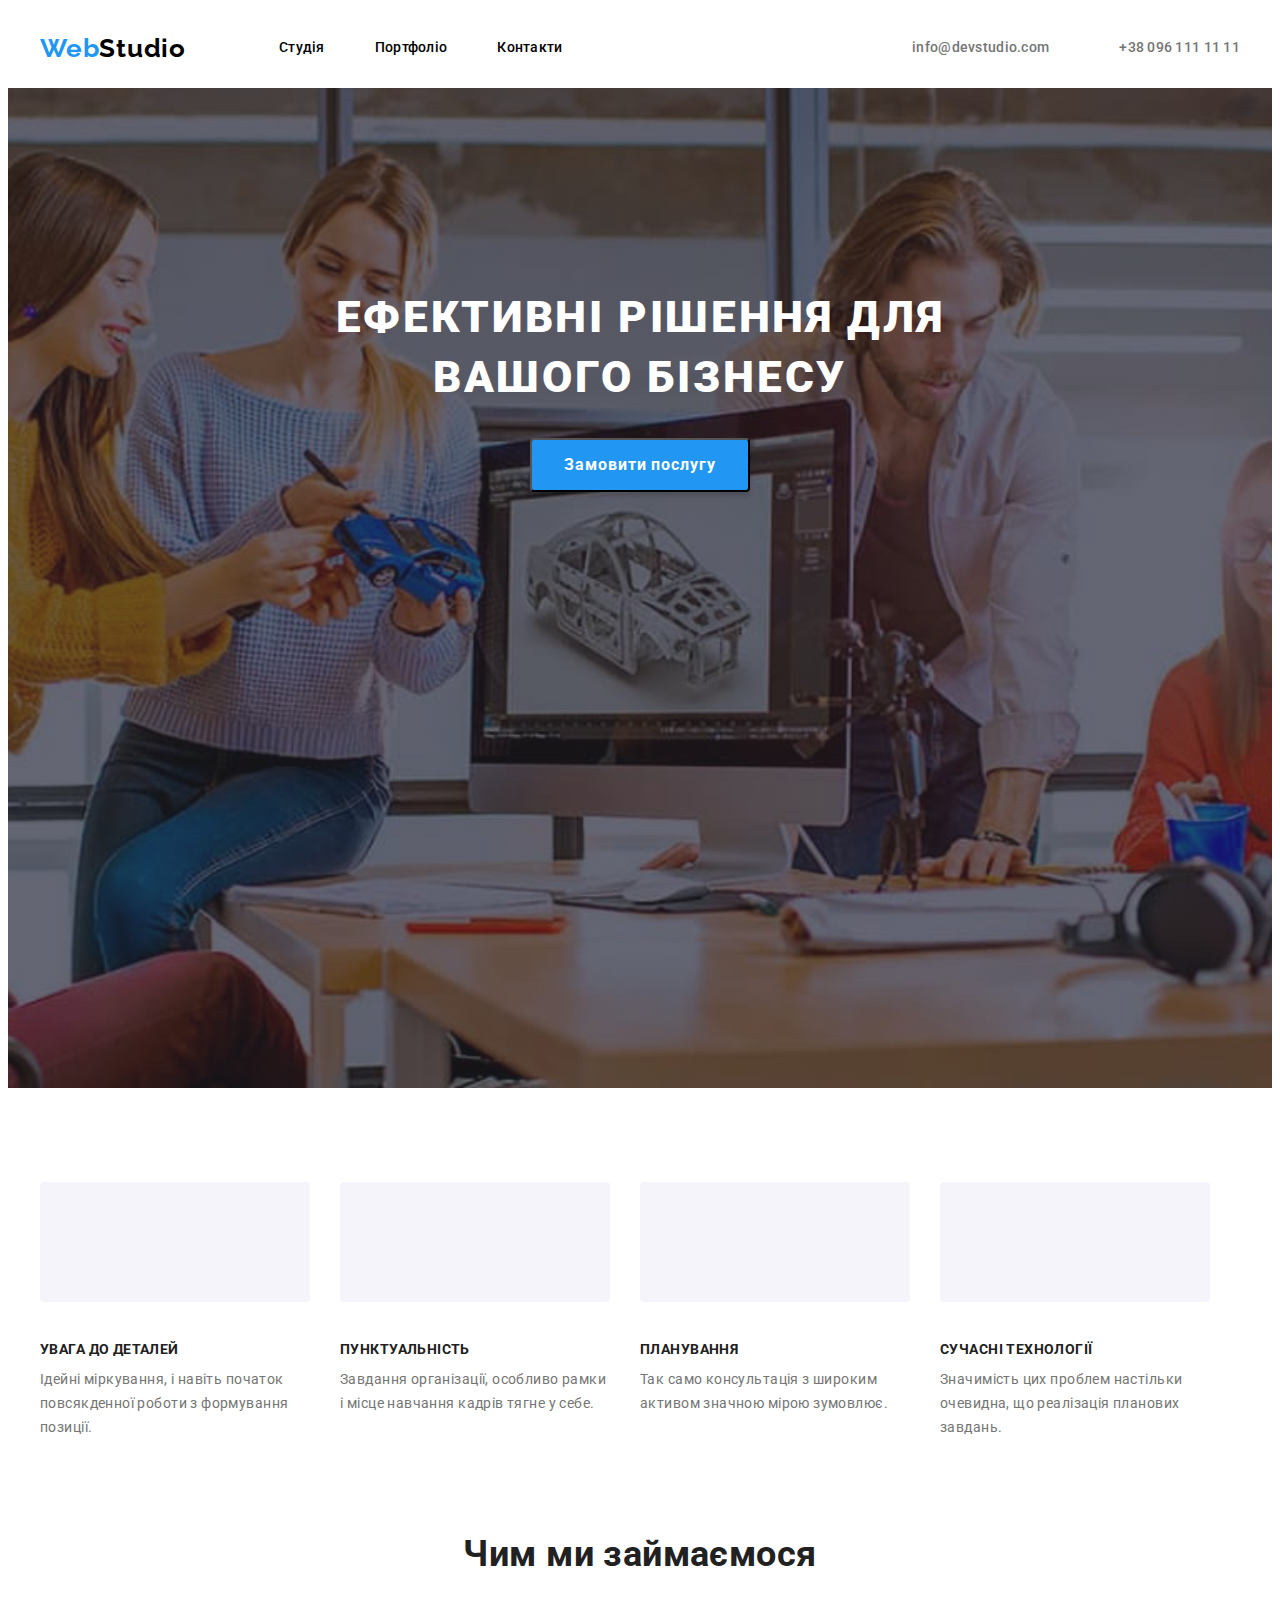
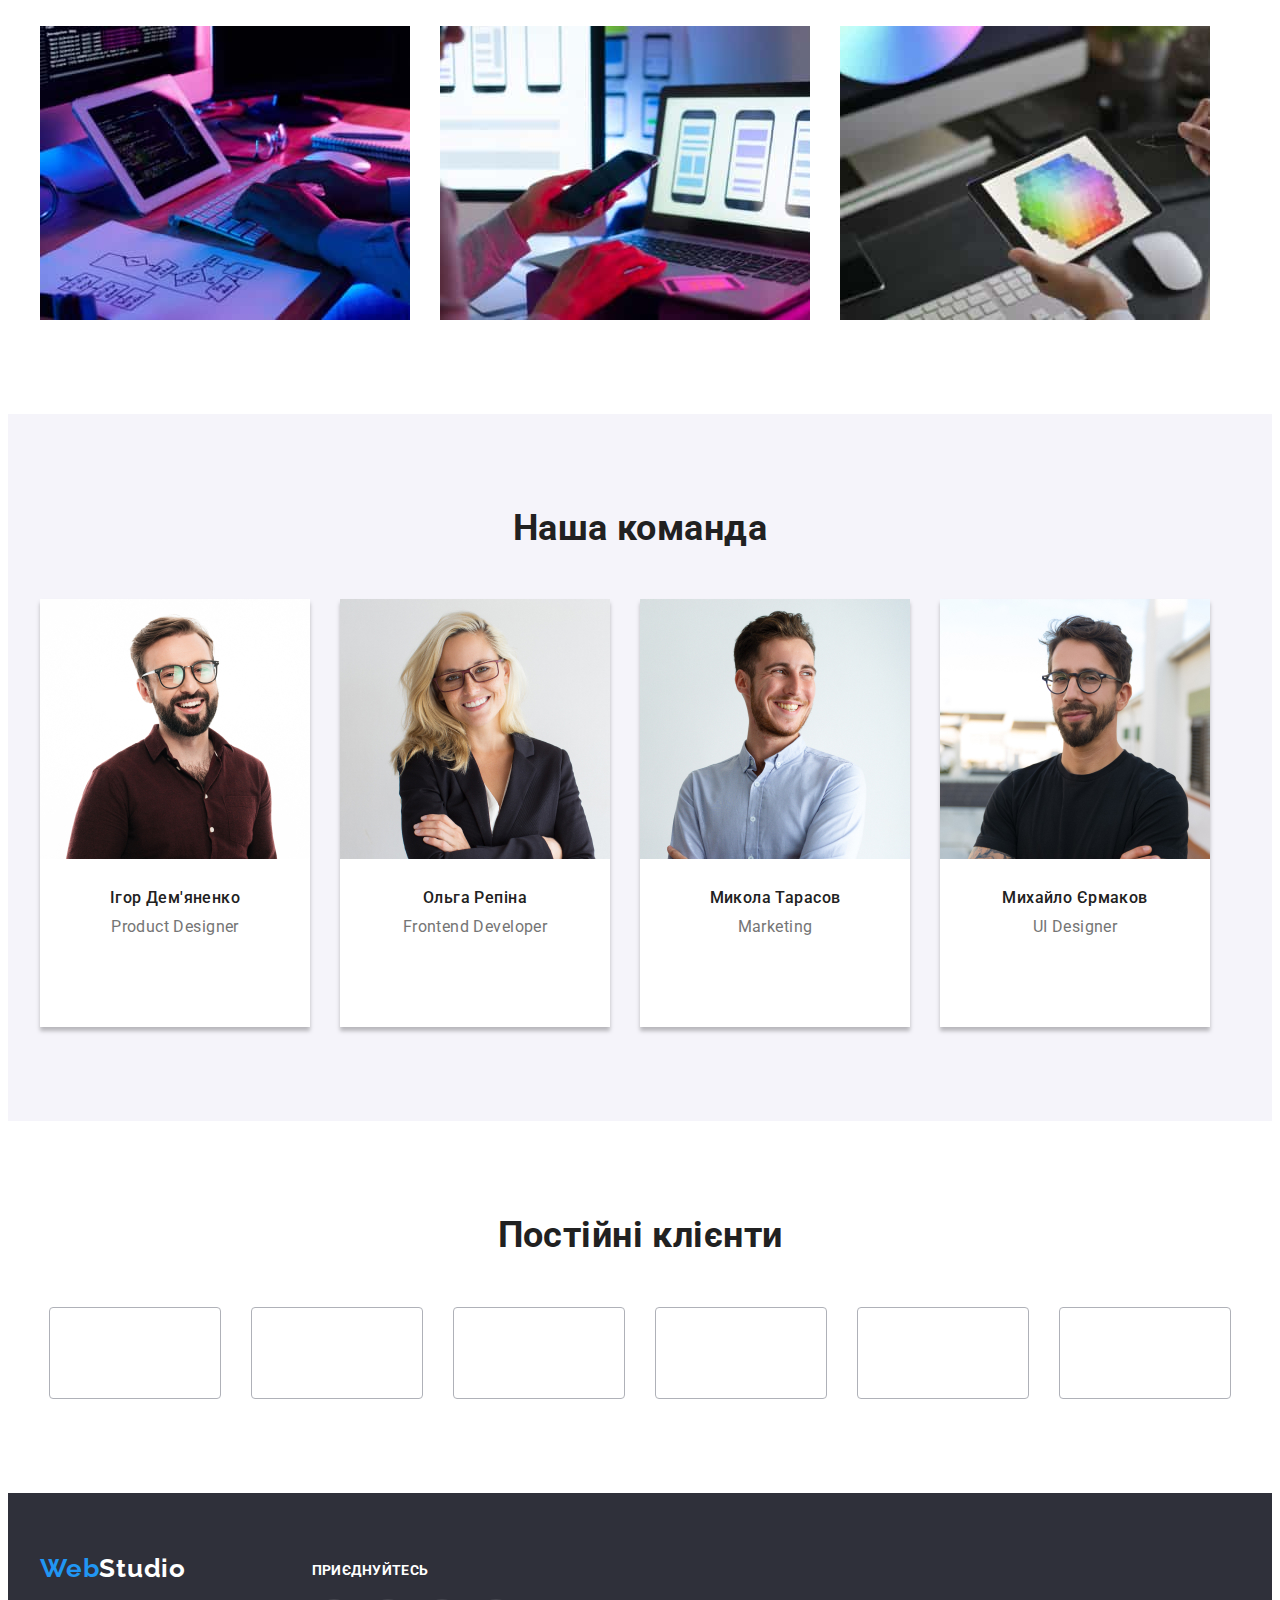
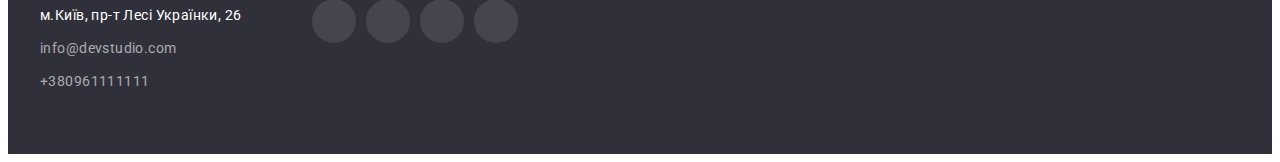
<file: index.html>
<!DOCTYPE html>
<html lang="uk">

<head>
  <meta charset="UTF-8">
  <meta http-equiv="X-UA-Compatible" content="IE=edge">
  <meta name="viewport" content="width=device-width, initial-scale=1.0">
  <title>WebStudio</title>
  <!-- Fons -->
  <link rel="preconnect" href="https://fonts.googleapis.com">
  <link rel="preconnect" href="https://fonts.gstatic.com" crossorigin>
  <link href="https://fonts.googleapis.com/css2?family=Raleway:wght@700&family=Roboto:wght@400;500;700;900&display=swap"
    rel="stylesheet">
  <!-- Normalize -->
  <link rel="stylesheet" href="https://cdnjs.cloudflare.com/ajax/libs/modern-normalize/1.1.0/modern-normalize.min.css"
    integrity="sha512-wpPYUAdjBVSE4KJnH1VR1HeZfpl1ub8YT/NKx4PuQ5NmX2tKuGu6U/JRp5y+Y8XG2tV+wKQpNHVUX03MfMFn9Q=="
    crossorigin="anonymous" referrerpolicy="no-referrer" />
  <!-- Custom styles -->
  <link rel="stylesheet" href="./CSS/stylesheet.css">
</head>

<body class="body">
  <header>
    <div class="container-navi container">
      <nav class="site-navs">
        <a class="logo-link" href="/index.html">Web<span class="logo-header">Studio</span></a>
        <ul class="nav-list list">
          <li>
            <a class="header-link contacts" href="index.html">Студія</a>
          </li>
          <li>
            <a class="header-link contacts" href="portfolio.html">Портфоліо</a>
          </li>
          <li>
            <a class="header-link contacts" href="#">Контакти</a>
          </li>
        </ul>
      </nav>
      <ul class="contacts-list list">
        <li>
          <a class="contacts1 contacts-m-t" href="mailto:info@devstudio.com">
            <svg class="header-icon" width="16" height="12">
              <use href="./images/icons.svg#icon-envelope">
              </use>
            </svg>info@devstudio.com</a>
        </li>
        <li>
          <a class="contacts1 contacts-m-t" href="tel:+380961111111">
            <svg class="header-icon" width="10" height="16">
              <use href="./images/icons.svg#icon-smartphone">
              </use>
            </svg>
            +38 096 111 11 11</a>
        </li>
      </ul>
    </div>
  </header>

  <main>
    <!-- Ефективні рішення -->
    <section class="main-section">
      <div class="container">
        <h1 class="main-title"> ефективні рішення для вашого бізнесу</h1>
        <button class="main-button" type="button">Замовити послугу</button>
      </div>
    </section>
    <!-- Особливості Special-->
    <section class="section">
      <div class="container">
        <h2 hidden>Наші особливості</h2>
        <ul class="list-special list">
          <li class="special-card">
            <div class="special-icon">
              <svg class="antenna" width="70" height="70">
                <use href="./images/icons.svg#icon-antenna">
                </use>
              </svg>
            </div>
            <h3 class="second-title">увага до деталей</h3>
            <p class="text-1">Ідейні міркування, і навіть початок повсякденної роботи з формування позиції.</p>
          </li>
          <li class="special-card">
            <div class="special-icon">
              <svg class="clock" width="70" height="70">
                <use href="./images/icons.svg#icon-clock">
                </use>
              </svg>
            </div>
            <h3 class="second-title">пунктуальність</h3>
            <p class="text-1">Завдання організації, особливо рамки і місце навчання кадрів тягне у себе.</p>
          </li>
          <li class="special-card">
            <div class="special-icon">
              <svg class="vector" width="70" height="70">
                <use href="./images/icons.svg#icon-Vector">
                </use>
              </svg>
            </div>
            <h3 class="second-title">планування</h3>
            <p class="text-1">Так само консультація з широким активом значною мірою зумовлює.</p>
          </li>
          <li class="special-card">
            <div class="special-icon">
              <svg class="astronaut" width="70" height="70">
                <use href="./images/icons.svg#icon-astronaut">
                </use>
              </svg>
            </div>
            <h3 class="second-title">сучасні технології</h3>
            <p class="text-1">Значимість цих проблем настільки очевидна, що реалізація планових завдань.</p>
          </li>
        </ul>
      </div>
    </section>
    <!-- чим ми займаємося -->
    <section class="section-about section">
      <div class="container">
        <h2 class="title title-about">Чим ми займаємося</h2>
        <ul class="list list-about">
          <li>
            <img src="./images/ipad.jpg" width="370" height="294" alt="айпад">
          </li>
          <li>
            <img src="./images/Phone_and_laptop.jpg" width="370" height="294" alt="телефон та лептоп">
          </li>
          <li>
            <img src="./images/pixel_ainbow.jpg" width="370" height="294" alt="райдуга">
          </li>
        </ul>
      </div>
    </section>
    <!-- Команда -->
    <section class="section section-team">
      <div class="container">
        <h2 class="title title-team">Наша команда</h2>
        <ul class="list list-team">
          <li class="team-card">
            <img src="./images/igor.jpg" width="270" height="260" alt="Ігор Демяненко">
            <div class="comand-h-p">
              <h3 class="comand"> Ігор Дем'яненко</h3>
              <p class="comand-text">Product Designer</p>
              <ul class="socials list">
                <li class="socials-items">
                  <a class="socials-links link" href="https://instagram.com" target="_blank" rel="noopener noreferer"
                    aria-label="Instagram icon">
                    <svg class="socials-icon" width="20" height="20">
                      <use href="./images/icons.svg#icon-instagram">
                      </use>
                    </svg>
                  </a>
                </li>
                <li class="socials-items">
                  <a class="socials-links link" href="https://twitter.com/" target="_blank" rel="noopener noreferer"
                    aria-label="Twitter icon">
                    <svg class="socials-icon" width="20" height="20">
                      <use href="./images/icons.svg#icon-twitter">
                      </use>
                    </svg>
                  </a>
                </li>
                <li class="socials-items">
                  <a class="socials-links link" href="https://facebook.com/" target="_blank" rel="noopener noreferer"
                    aria-label="facebook icon">
                    <svg class="socials-icon" width="20" height="20">
                      <use href="./images/icons.svg#icon-facebook">
                      </use>
                    </svg>
                  </a>
                </li>
                <li class="socials-items">
                  <a class="socials-links link" href="https://linkedin.com" target="_blank" rel="noopener noreferer"
                    aria-label="linkedin icon">
                    <svg class="socials-icon" width="20" height="20">
                      <use href="./images/icons.svg#icon-linkedin">
                      </use>
                    </svg>
                  </a>
                </li>
              </ul>
            </div>
          </li>
          <li class="team-card">
            <img src="./images/olga.jpg" width="270" height="260" alt="Ольга Репіна">
            <div class="comand-h-p">
              <h3 class="comand"> Ольга Репіна</h3>
              <p class="comand-text">Frontend Developer</p>
              <ul class="socials list">
                <li class="socials-items">
                  <a class="socials-links link" href="https://instagram.com" target="_blank" rel="noopener noreferer"
                    aria-label="Instagram icon">
                    <svg class="socials-icon" width="20" height="20">
                      <use href="./images/icons.svg#icon-instagram">
                      </use>
                    </svg>
                  </a>
                </li>
                <li class="socials-items">
                  <a class="socials-links link" href="https://twitter.com/" target="_blank" rel="noopener noreferer"
                    aria-label="Twitter icon">
                    <svg class="socials-icon" width="20" height="20">
                      <use href="./images/icons.svg#icon-twitter">
                      </use>
                    </svg>
                  </a>
                </li>
                <li class="socials-items">
                  <a class="socials-links link" href="https://facebook.com/" target="_blank" rel="noopener noreferer"
                    aria-label="facebook icon">
                    <svg class="socials-icon" width="20" height="20">
                      <use href="./images/icons.svg#icon-facebook">
                      </use>
                    </svg>
                  </a>
                </li>
                <li class="socials-items">
                  <a class="socials-links link" href="https://linkedin.com" target="_blank" rel="noopener noreferer"
                    aria-label="linkedin icon">
                    <svg class="socials-icon" width="20" height="20">
                      <use href="./images/icons.svg#icon-linkedin">
                      </use>
                    </svg>
                  </a>
                </li>
              </ul>
            </div>
          </li>
          <li class="team-card">
            <img src="./images/mikola.jpg" width="270" height="260" alt="Микола Тарасов">
            <div class="comand-h-p">
              <h3 class="comand"> Микола Тарасов</h3>
              <p class="comand-text">Marketing</p>
              <ul class="socials list">
                <li class="socials-items">
                  <a class="socials-links link" href="https://instagram.com" target="_blank" rel="noopener noreferer"
                    aria-label="Instagram icon">
                    <svg class="socials-icon" width="20" height="20">
                      <use href="./images/icons.svg#icon-instagram">
                      </use>
                    </svg>
                  </a>
                </li>
                <li class="socials-items">
                  <a class="socials-links link" href="https://twitter.com/" target="_blank" rel="noopener noreferer"
                    aria-label="Twitter icon">
                    <svg class="socials-icon" width="20" height="20">
                      <use href="./images/icons.svg#icon-twitter">
                      </use>
                    </svg>
                  </a>
                </li>
                <li class="socials-items">
                  <a class="socials-links link" href="https://facebook.com/" target="_blank" rel="noopener noreferer"
                    aria-label="facebook icon">
                    <svg class="socials-icon" width="20" height="20">
                      <use href="./images/icons.svg#icon-facebook">
                      </use>
                    </svg>
                  </a>
                </li>
                <li class="socials-items">
                  <a class="socials-links link" href="https://linkedin.com" target="_blank" rel="noopener noreferer"
                    aria-label="linkedin icon">
                    <svg class="socials-icon" width="20" height="20">
                      <use href="./images/icons.svg#icon-linkedin">
                      </use>
                    </svg>
                  </a>
                </li>
              </ul>
            </div>
          </li>
          <li class="team-card">
            <img src="./images/mikhail.jpg" width="270" height="260" alt="Михайло Єрмаков">
            <div class="comand-h-p">
              <h3 class="comand"> Михайло Єрмаков</h3>
              <p class="comand-text">UI Designer</p>
              <ul class="socials list">
                <li class="socials-items">
                  <a class="socials-links link" href="https://instagram.com" target="_blank" rel="noopener noreferer"
                    aria-label="Instagram icon">
                    <svg class="socials-icon" width="20" height="20">
                      <use href="./images/icons.svg#icon-instagram">
                      </use>
                    </svg>
                  </a>
                </li>
                <li class="socials-items">
                  <a class="socials-links link" href="https://twitter.com/" target="_blank" rel="noopener noreferer"
                    aria-label="Twitter icon">
                    <svg class="socials-icon" width="20" height="20">
                      <use href="./images/icons.svg#icon-twitter">
                      </use>
                    </svg>
                  </a>
                </li>
                <li class="socials-items">
                  <a class="socials-links link" href="https://facebook.com/" target="_blank" rel="noopener noreferer"
                    aria-label="facebook icon">
                    <svg class="socials-icon" width="20" height="20">
                      <use href="./images/icons.svg#icon-facebook">
                      </use>
                    </svg>
                  </a>
                </li>
                <li class="socials-items">
                  <a class="socials-links link" href="https://linkedin.com" target="_blank" rel="noopener noreferer"
                    aria-label="linkedin icon">
                    <svg class="socials-icon" width="20" height="20">
                      <use href="./images/icons.svg#icon-linkedin">
                      </use>
                    </svg>
                  </a>
                </li>
              </ul>
            </div>
          </li>
        </ul>
      </div>
    </section>
    <!-- Постійні клієнти -->

    <section class="section">
      <div class="container">
        <h2 class="title title-team">Постійні клієнти</h2>
        <ul class="clients list">
          <li class="client">
            <a class="client-link" href="#"><svg class="icon-client" width="106" height="60">
              <use href="./images/icons.svg#icon-client1">
              </use>
            </svg>
          </a>
          <li class="client">
            <a class="client-link" href="#"><svg class="icon-client" width="106" height="60">
              <use href="./images/icons.svg#icon-client2">
              </use>
            </svg>
          </a>
          </li>
          <li class="client">
            <a class="client-link" href="#"><svg class="icon-client" width="106" height="60">
              <use href="./images/icons.svg#icon-client3">
              </use>
            </svg>
          </a>
          </li>
          <li class="client">
            <a class="client-link" href="#"><svg class="icon-client" width="106" height="60">
              <use href="./images/icons.svg#icon-client4">
              </use>
            </svg>
          </a>
          </li>
          <li class="client">
            <a class="client-link" href="#"><svg class="icon-client" width="106" height="60">
              <use href="./images/icons.svg#icon-client5">
              </use>
            </svg>
          </a>
          </li>
          <li class="client">
            <a class="client-link" href="#"><svg class="icon-client" width="106" height="60">
              <use href="./images/icons.svg#icon-client6">
              </use>
            </svg>
          </a>
          </li>
        </ul>
      </div>
    </section>
  </main>

  <!-- Футер -->
  <footer class="footer">
    <div class="container container-footer">
      <div class="left-footer">
      <a class="footer-link" href="/index.html">Web<span class="logo-footer">Studio</span></a>
      <address class="address">
        <ul class="list">
          <li class="footer-links">
            <p class="address1">м.Київ, пр-т Лесі Українки, 26</p>
          </li>
          <li class="footer-links">
            <a class="contacts-footer" href="mailto:info@devstudio.com">info@devstudio.com</a>
          </li>
          <li class="footer-links">
            <a class="contacts-footer" href="tel:+380961111111">+380961111111</a>
          </li>
        </ul>
      </address>
    </div>
    <div class="right-footer">
      <h3 class="footer-title">приєднуйтесь</h3>
      <ul class="socials-footer list">
        <li class="socials-items-footer">
          <a class="socials-links-footer link" href="https://instagram.com" target="_blank" rel="noopener noreferer"
            aria-label="Instagram icon">
            <svg class="socials-icon-footer" width="20" height="20">
              <use href="./images/icons.svg#icon-instagram">
              </use>
            </svg>
          </a>
        </li>
        <li class="socials-items-footer">
          <a class="socials-links-footer link" href="https://twitter.com/" target="_blank" rel="noopener noreferer"
            aria-label="Twitter icon">
            <svg class="socials-icon-footer" width="20" height="20">
              <use href="./images/icons.svg#icon-twitter">
              </use>
            </svg>
          </a>
        </li>
        <li class="socials-items-footer">
          <a class="socials-links-footer link" href="https://facebook.com/" target="_blank" rel="noopener noreferer"
            aria-label="facebook icon">
            <svg class="socials-icon-footer" width="20" height="20">
              <use href="./images/icons.svg#icon-facebook">
              </use>
            </svg>
          </a>
        </li>
        <li class="socials-items-footer">
          <a class="socials-links-footer link" href="https://linkedin.com" target="_blank" rel="noopener noreferer"
            aria-label="linkedin icon">
            <svg class="socials-icon-footer" width="20" height="20">
              <use href="./images/icons.svg#icon-linkedin">
              </use>
            </svg>
          </a>
        </li>
      </ul>
    </div>
  </div>
  </footer>
</body>

</html>
</file>
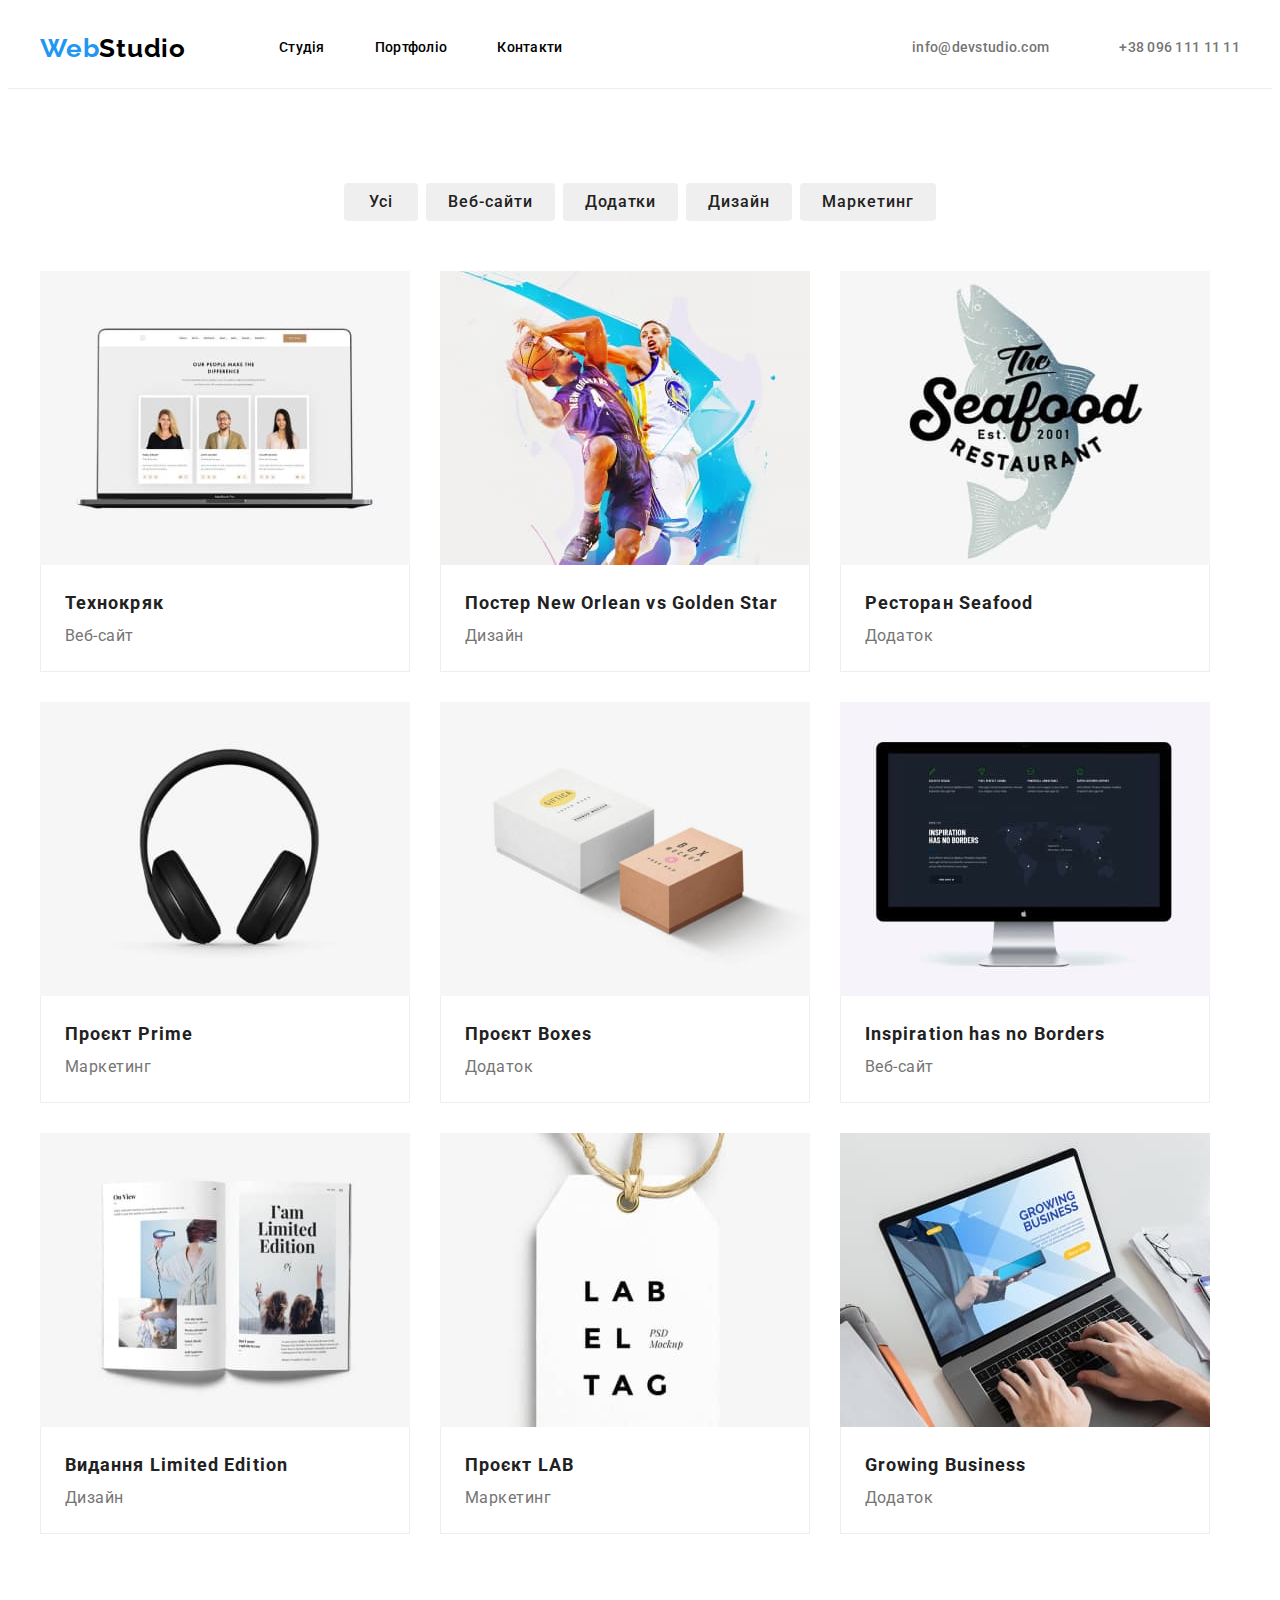
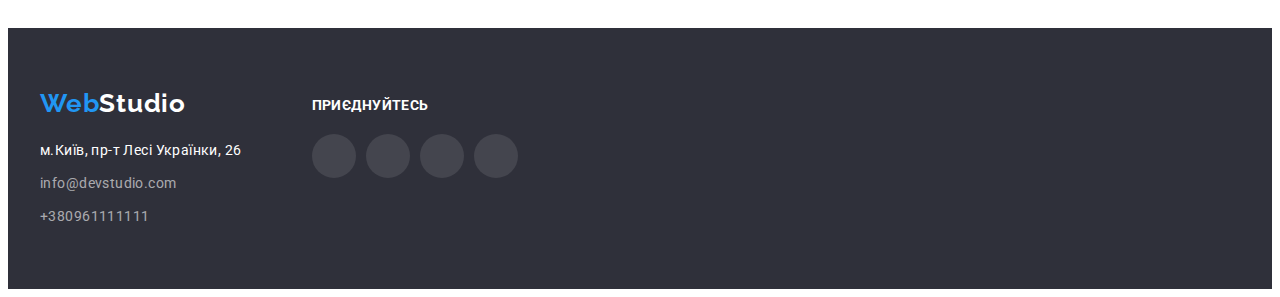
<file: portfolio.html>
<!DOCTYPE html>
<html lang="uk">
<head>
    <meta charset="UTF-8">
    <meta http-equiv="X-UA-Compatible" content="IE=edge">
    <meta name="viewport" content="width=device-width, initial-scale=1.0">
    <title>WebStudio</title>
    <!-- Fons -->
    <link rel="preconnect" href="https://fonts.googleapis.com">
<link rel="preconnect" href="https://fonts.gstatic.com" crossorigin>
<link href="https://fonts.googleapis.com/css2?family=Raleway:wght@700&family=Roboto:wght@400;500;700;900&display=swap" rel="stylesheet">
    <!-- Normalize -->
    <link rel="stylesheet" href="https://cdnjs.cloudflare.com/ajax/libs/modern-normalize/1.1.0/modern-normalize.min.css"
     integrity="sha512-wpPYUAdjBVSE4KJnH1VR1HeZfpl1ub8YT/NKx4PuQ5NmX2tKuGu6U/JRp5y+Y8XG2tV+wKQpNHVUX03MfMFn9Q==" 
     crossorigin="anonymous" referrerpolicy="no-referrer" />
     <!-- Custom styles -->
     <link rel="stylesheet" href="./CSS/stylesheet.css">
</head>

<body class="body">
    <header class="header-navi-border">
        <div class="container-navi container">
            <nav class="site-navs">
              <a class="logo-link" href="/index.html">Web<span class="logo-header">Studio</span></a>
              <ul class="nav-list list">
                <li>
                  <a class="header-link contacts" href="index.html">Студія</a>
                </li>
                <li>
                  <a class="header-link contacts" href="portfolio.html">Портфоліо</a>
                </li>
                <li>
                  <a class="header-link contacts" href="#">Контакти</a>
                </li>
              </ul>
            </nav>
            <ul class="contacts-list list">
              <li>
                <a class="contacts1 contacts-m-t" href="mailto:info@devstudio.com">
                  <svg class="header-icon" width="16" height="12">
                    <use href="./images/icons.svg#icon-envelope">
                    </use>
                  </svg>info@devstudio.com</a>
              </li>
              <li>
                <a class="contacts1 contacts-m-t" href="tel:+380961111111">
                  <svg class="header-icon" width="10" height="16">
                    <use href="./images/icons.svg#icon-smartphone">
                    </use>
                  </svg>
                  +38 096 111 11 11</a>
              </li>
            </ul>
          </div>
       </header> 
   
        <main>
    <section class="section">
        <div class="container">
        <!-- Кнопки  -->
        <h1 class="visually-hidden">portfolio</h1>
    <ul class="list btn-portfolio">
        <li class="btn-item">
           <button class="button1" type="button">Усі</button>
        </li>
        <li class="btn-item">
            <button class="button" type="button">Веб-сайти</button>
        </li>
        <li class="btn-item">
            <button class="button" type="button">Додатки</button>
        </li>
        <li class="btn-item">
            <button class="button" type="button">Дизайн</button>
        </li>
        <li class="btn-item">
            <button class="button" type="button">Маркетинг</button>
        </li>
       </ul>  
       <!-- картинки портфоліо -->
    <ul class="list portfolio">
        <li class="portfolio-card">
           <img src="./images/ourpeople.jpg" width="370" height="294" alt="Команда">
           <div class="port-text"><h2 class="third-title">Технокряк</h2>
           <p class="text-2">Веб-сайт</p>
           </div>
        </li>
        <li class="portfolio-card">
            <img src="./images/basket.jpg" width="370" height="294" alt="Баскетбол">
            <div class="port-text"><h2 class="third-title">Постер New Orlean vs Golden Star</h2>
            <p class="text-2">Дизайн</p>
            </div>
         </li>
         <li class="portfolio-card">
            <img src="./images/seafood.jpg" width="370" height="294" alt="Сіфуд">
             <div class="port-text"><h2 class="third-title">Ресторан Seafood</h2>
            <p class="text-2">Додаток</p>
            </div>
         </li>
         <li class="portfolio-card">
            <img src="./images/headphone.jpg" width="370" height="294" alt="Навушники">
            <div class="port-text"><h2 class="third-title">Проєкт Prime</h2>
            <p class="text-2">Маркетинг</p>
            </div>
         </li>
         <li class="portfolio-card">
            <img src="./images/boxes.jpg" width="370" height="294" alt="Коробки">
            <div class="port-text"><h2 class="third-title">Проєкт Boxes</h2>
            <p class="text-2">Додаток</p>
            </div>
         </li>
         <li class="portfolio-card">
            <img src="./images/monitor.jpg" width="370" height="294" alt="Монітор">
            <div class="port-text"><h2 class="third-title">Inspiration has no Borders</h2>
            <p class="text-2">Веб-сайт</p>
            </div>
         </li>
         <li class="portfolio-card">
            <img src="./images/magazine.jpg" width="370" height="294" alt="Журнал">
            <div class="port-text"><h2 class="third-title">Видання Limited Edition</h2>
            <p class="text-2">Дизайн</p>
            </div>
         </li>
         <li class="portfolio-card">
            <img src="./images/label.jpg" width="370" height="294" alt="Лейбл">
            <div class="port-text"><h2 class="third-title">Проєкт LAB</h2>
            <p class="text-2">Маркетинг</p>
            </div>
         </li>
         <li class="portfolio-card">
            <img src="./images/laptop.jpg" width="370" height="294" alt="Лептоп">
            <div class="port-text"><h2 class="third-title">Growing Business</h2>
            <p class="text-2">Додаток</p>
            </div>
         </li>
    </ul>
    </div>
    </section>
    
    </main>
    <!-- футер -->
    <footer class="footer">
        <div class="container container-footer">
          <div class="left-footer">
          <a class="footer-link" href="/index.html">Web<span class="logo-footer">Studio</span></a>
          <address class="address">
            <ul class="list">
              <li class="footer-links">
                <p class="address1">м.Київ, пр-т Лесі Українки, 26</p>
              </li>
              <li class="footer-links">
                <a class="contacts-footer" href="mailto:info@devstudio.com">info@devstudio.com</a>
              </li>
              <li class="footer-links">
                <a class="contacts-footer" href="tel:+380961111111">+380961111111</a>
              </li>
            </ul>
          </address>
        </div>
        <div class="right-footer">
          <h3 class="footer-title">приєднуйтесь</h3>
          <ul class="socials-footer list">
            <li class="socials-items-footer">
              <a class="socials-links-footer link" href="https://instagram.com" target="_blank" rel="noopener noreferer"
                aria-label="Instagram icon">
                <svg class="socials-icon-footer" width="20" height="20">
                  <use href="./images/icons.svg#icon-instagram">
                  </use>
                </svg>
              </a>
            </li>
            <li class="socials-items-footer">
              <a class="socials-links-footer link" href="https://twitter.com/" target="_blank" rel="noopener noreferer"
                aria-label="Twitter icon">
                <svg class="socials-icon-footer" width="20" height="20">
                  <use href="./images/icons.svg#icon-twitter">
                  </use>
                </svg>
              </a>
            </li>
            <li class="socials-items-footer">
              <a class="socials-links-footer link" href="https://facebook.com/" target="_blank" rel="noopener noreferer"
                aria-label="facebook icon">
                <svg class="socials-icon-footer" width="20" height="20">
                  <use href="./images/icons.svg#icon-facebook">
                  </use>
                </svg>
              </a>
            </li>
            <li class="socials-items-footer">
              <a class="socials-links-footer link" href="https://linkedin.com" target="_blank" rel="noopener noreferer"
                aria-label="linkedin icon">
                <svg class="socials-icon-footer" width="20" height="20">
                  <use href="./images/icons.svg#icon-linkedin">
                  </use>
                </svg>
              </a>
            </li>
          </ul>
        </div>
      </div>
      </footer>
    
</body>
</html>
</file>
<file: CSS/stylesheet.css>
:root{
    /* DEFOLT */
    --main-color: #212121; 
    --main-bg-color: #F5F5F5;
    --bg-color-team: #F5F4FA;
    --first-color: #000000;
    --second-color: #2196F3;
    --third-color: #fff;
    --little-color: #757575;
    --just-color: #2F303A;
    --main-button-background: #1B8CEB;
    --portfolio-border: #EEEEEE;
    --contacts-footer: rgba(255, 255, 255, 0.6);
    --icons-color: rgba(175, 177, 184, 1);

    --indent: 30px;
    --itens: 3;
}

/* Start Reset/ */
h1,
h2,
h3,
h4,
p {margin: 0;
}
.list {
    list-style: none;
    padding: 0;
    margin: 0;
}
img {display: block;
}
/* End reset  */

 /* STYLES */
.section{
    padding-top: 94px;
    padding-bottom: 94px;
}
.container{
    width: 1200px;
    padding-left: 15px;
    padding-right: 15px;
    margin-left: auto;
    margin-right: auto;
}
.body{
    font-family: 'Roboto',sans-serif;
    color: var(--main-color);
    background: var(--third-color);
    font-size: 14px;
    letter-spacing: 0.03em;
}
img {
    display: block;
    max-width: 100%;
}


/* HEADER */

.container-navi{
    display: flex;
    justify-content: space-between;
    align-items: center;
}
.site-navs{
    display: flex;
    align-items: center;
}
.nav-list{
    display: flex;
    margin-left: 93px;
}

.nav-list :not(:first-child) {
    margin-left: 50px;
}

.contacts-list{
    display: flex;
    align-items: center;
}  

 .contacts-m-t{
    display: flex;
    align-items: center;
    gap: 10px;
    padding-bottom: 32px;
    padding-top: 32px;
 }

.header-link{
    display: block;
    padding-top: 32px;
    padding-bottom: 32px;
}


.contacts{
    font-weight: 500;
    font-size: 14px;
    line-height: 1.14;
    color: var(--first-color);
    text-decoration: none;
    list-style-type: none;
    letter-spacing: 0.02em;
}

.contacts1 {
    margin-left: 50px;
    font-weight: 500;
    font-size: 14px;
    line-height: 1.14;
    color: var(--little-color);
    text-decoration: none;
    list-style-type: none;
    letter-spacing: 0.02em;
}
.contacts:hover,
.contacts1:hover {
    color: var(--second-color);
}
.contacts:focus,
.contacts1:focus {
    color: var(--second-color);
}

.logo-link{ 
    font-family: 'Raleway',sans-serif;
    color: var(--second-color);
    font-weight: 700;
    font-size: 26px;
    line-height: 1.19;
    text-decoration: none;
    letter-spacing: 0.03em;
}

.logo-header{
    font-family: 'Raleway',sans-serif;
    color: var(--first-color);
    letter-spacing: 0.03em;
}
/* Иконки хедера */
.header-icon{
    fill: currentColor;
}


.header-navi-border{
    border-bottom: 1px solid var(--portfolio-border);
}

/* .main-section */
.main-section{
    max-width: 1600px;
    height: 600px;
    margin: 0 auto;
    background-color:var(--just-color);
    background-image: linear-gradient(to right,
        rgba(47, 48, 58, 0.4),
        rgba(47, 48, 58, 0.4)),
    url(../images/main-section.jpg);
    background-repeat: no-repeat;
    background-position: center;
    background-size: cover;
    padding-top: 200px;
    padding-bottom: 200px;
}
.main-title{
    display: block;
    margin: auto;
    padding-bottom: 30px;
    width: 696px;
    text-align: center;
    color: var(--third-color);
    text-transform: uppercase;
    font-weight: 900;
    font-size: 44px;
    line-height: 1.36;
    letter-spacing: 0.06em;
}
 /* Кнопка Замовити послугу  */
 .main-button{
    display: block;
    margin: 0 auto;
    color: var(--third-color);
    background-color: var(--second-color);
    box-shadow: 0px 4px 4px rgba(0, 0, 0, 0.15);
    border-radius: 4px;
    cursor: pointer;
    font-family: inherit;
    font-weight: 700;
    font-size: 16px;
    line-height: 1.87;
    letter-spacing: 0.06em;
    padding: 10px 32px;
    min-width: 216px;
    min-height: 50px;
}

.main-button:hover{
    background-color: var(--main-button-background);
}

.main-button:focus{
    background-color:var(--main-button-background);
}

/*особливості special */
.list-special{
    display: flex;
    gap: 30px;
}

.second-title{
    padding-top: 10px;
    width: 270px;
    color: var(--main-color);
    font-weight: 700;
    font-size: 14px;
    line-height: 1.14;
    text-transform: uppercase;
}

.text-1{
    margin-top: 10px;
    color:var(--little-color);
    width: 270px;
    font-weight: 400;
    font-size: 14px;
    line-height: 1.71;
}
.special-icon{
    display: flex;
    justify-content: center;
    align-items: center;
    margin-bottom: 30px;
    width: 270px;
    height: 120px;
    border-radius: 4px;
    background-color: var(--bg-color-team);
}
/* чим займаємося */
.list-about{
    display: flex;
    flex-wrap: wrap;
    gap: var(--indent);
}
.title-about{
    text-align: center;
    margin-bottom: 50px;
}
.section-about{
    padding-top: 0px;
}
/* команда */

.section-team{
    background-color: var(--bg-color-team);
}

.title-team{
    text-align: center;
    margin-bottom: 50px;
}
.list-team{
    display: flex;
    flex-wrap: wrap;
    gap: 30px;
}
.team-card{
    box-shadow: 0px 4px 4px rgba(0, 0, 0, 0.25);
}
.comand-h-p{
    padding-top: 30px;
    padding-bottom: 30px;
    background-color: var(--third-color);
}
.comand{
    margin-bottom: 10px;
    text-align: center;
    color: var(--main-color);
    font-weight: 500;
    font-size: 16px;
    line-height: 1.18;
}

.comand-text{
    text-align: center;
    color: var(--little-color) ;
    font-weight: 400;
    font-size: 16px;
    line-height: 1.18;
    margin-bottom: 16px;
}
/* Иконки Команды */
.socials{
    display: flex;
    justify-content: center;
    align-items: center;
    gap: 10px;
}

.socials-links{
    display: flex;
    justify-content: center;
    align-items: center;
    background-color: var(--third-color);
    width: 44px;
    height: 44px;
    border-radius: 50%;
}

.socials-icon {
    fill: var(--icons-color);
}

.socials-links:focus,
.socials-links:hover{
    background-color: var(--second-color);
}

.socials-links:focus .socials-icon,
.socials-links:hover .socials-icon{
    fill: var(--third-color);
}
/* Наші клієнти */
.clients{
    display: flex;
    justify-content: center;
    align-items: center;
    gap: 30px;
}

.client-link{
    display: flex;
    justify-content: center;
    align-items: center;
    width: 170px;
    height: 90px;
    background-color: var(--third-color);  
    border: 1px solid var(--icons-color); 
    border-radius: 4px;
    cursor: pointer;
}

.icon-client{
    fill: var(--icons-color);
}
.client-link:hover,
.client-link:focus{
    border-color: var(--second-color);
}

.client-link:focus .icon-client,
.client-link:hover .icon-client{
    fill: var(--second-color);
}

/* Portfolio */
.portfolio{
    display: flex;
    flex-wrap: wrap;
    gap: 30px;
    flex-basis: calc(100% / 3 - 30px);
}

.portfolio-card:hover{
    box-shadow: 0px 4px 4px rgba(0, 0, 0, 0.25);
}
.port-text{
    padding: 20px 24px;
    border: 1px solid var(--portfolio-border);
    border-top: none;
}
.third-title{
    color: var(--main-color);
    font-size: 18px;
    line-height: 2;
    letter-spacing: 0.06em;
}

.text-2{
    color:var(--little-color);
    font-size: 16px;
    line-height: 1.88;
    letter-spacing: 0.03em;
}

.list{
    list-style-type: none;
    text-decoration: none;
}

.title{
    color: var(--main-color);
    font-family: 'Roboto',sans-serif;
    font-size: 36px;
    line-height: 1.16;
}

.visually-hidden{
    display: none;
}

/* Кнопки Портфоліо */
.btn-portfolio{
   display: flex;
   justify-content: center;
   text-align: center;
   margin-bottom: 50px;
}

.btn-item:not(:last-child){
    margin-right: 8px;
}

/* Кнопка Усі */
.button1{
    padding: 6px 25px;
    color: var(--main-color);
    border-radius: 4px;
    border: none;
    cursor: pointer;
    font-family: inherit;
    font-weight: 500;
    font-size: 16px;
    line-height: 1.62;
    letter-spacing: 0.06em;
}
.button1:active{
    color: var(--third-color);
    background-color: var(--main-button-background);
}

.button1:hover,
.button1:focus{
    color: var(--third-color);
    background-color: var(--main-button-background);
    box-shadow: 
    0px 3px 1px rgba(0, 0, 0, 0.1),
    0px 1px 2px rgba(0, 0, 0, 0.08),
    0px 2px 2px rgba(0, 0, 0, 0.12);
}

/* Інші кнопки */
.button{
    padding: 6px 22px;
    color: var(--main-color);
    border-radius: 4px;
    border: none;
    cursor: pointer;
    font-family: inherit;
    font-weight: 500;
    font-size: 16px;
    line-height: 1.62;
    letter-spacing: 0.06em;
}

.button:active{
    color: var(--third-color);
    background-color: var(--main-button-background);
}

.button:hover,
.button:focus{
    color: var(--third-color);
    background-color: var(--main-button-background);
    box-shadow:
    0px 3px 1px rgba(0, 0, 0, 0.1),
    0px 1px 2px rgba(0, 0, 0, 0.08),
    0px 2px 2px rgba(0, 0, 0, 0.12);
}

/* FOOTER */
.footer{
    background: var(--just-color);
    text-decoration: none;
    letter-spacing: 0.03em;
    padding-top: 60px;
    padding-bottom: 60px;
}

.footer-links:not(:last-child){
    margin-bottom: 9px;
}
.footer-links:first-child{
    margin-top: 20px;
}

.footer-link{
    font-family: 'Raleway',sans-serif;
    color: var(--second-color);
    font-style: normal;
    font-weight: 700;
    font-size: 26px;
    line-height: 1.19;
    text-decoration: none;
    letter-spacing: 0.03em;
}

.logo-footer{
    font-family: 'Raleway',sans-serif;
    color: var(--third-color);
    letter-spacing: 0.03em;
}

.contacts-footer{
    color: var(--contacts-footer);
    font-style: normal;
    text-decoration: none;
    letter-spacing: 0.03em;
}

.address1{
font-style: normal;
letter-spacing: 0.03em;
}

.address{
    color: var(--third-color);
    font-weight: 400;
    font-size: 14px;
    line-height: 1.71;
    text-decoration: none;
    letter-spacing: 0.03em;
}
.container-footer{
    display: flex;
}
.left-footer{
    margin-right: 70px;
}
.socials-footer{
    display: flex;
    align-items: center;
    margin-top: 20px;
    gap: 10px;
}

.footer-title{
    padding-top: 10px;
    width: 270px;
    color: var(--third-color);
    font-weight: 700;
    font-size: 14px;
    line-height: 1.14;
    text-transform: uppercase;
}
/* иконки футер */

.socials-links-footer{
    display: flex;
    justify-content: center;
    align-items: center;
    background-color: rgba(255, 255, 255, 0.1);
    width: 44px;
    height: 44px;
    border-radius: 50%;
}
.socials-icon-footer{
    fill:var(--third-color);
}

.socials-links-footer:focus,
.socials-links-footer:hover{
    background-color: var(--second-color);
}
</file>
